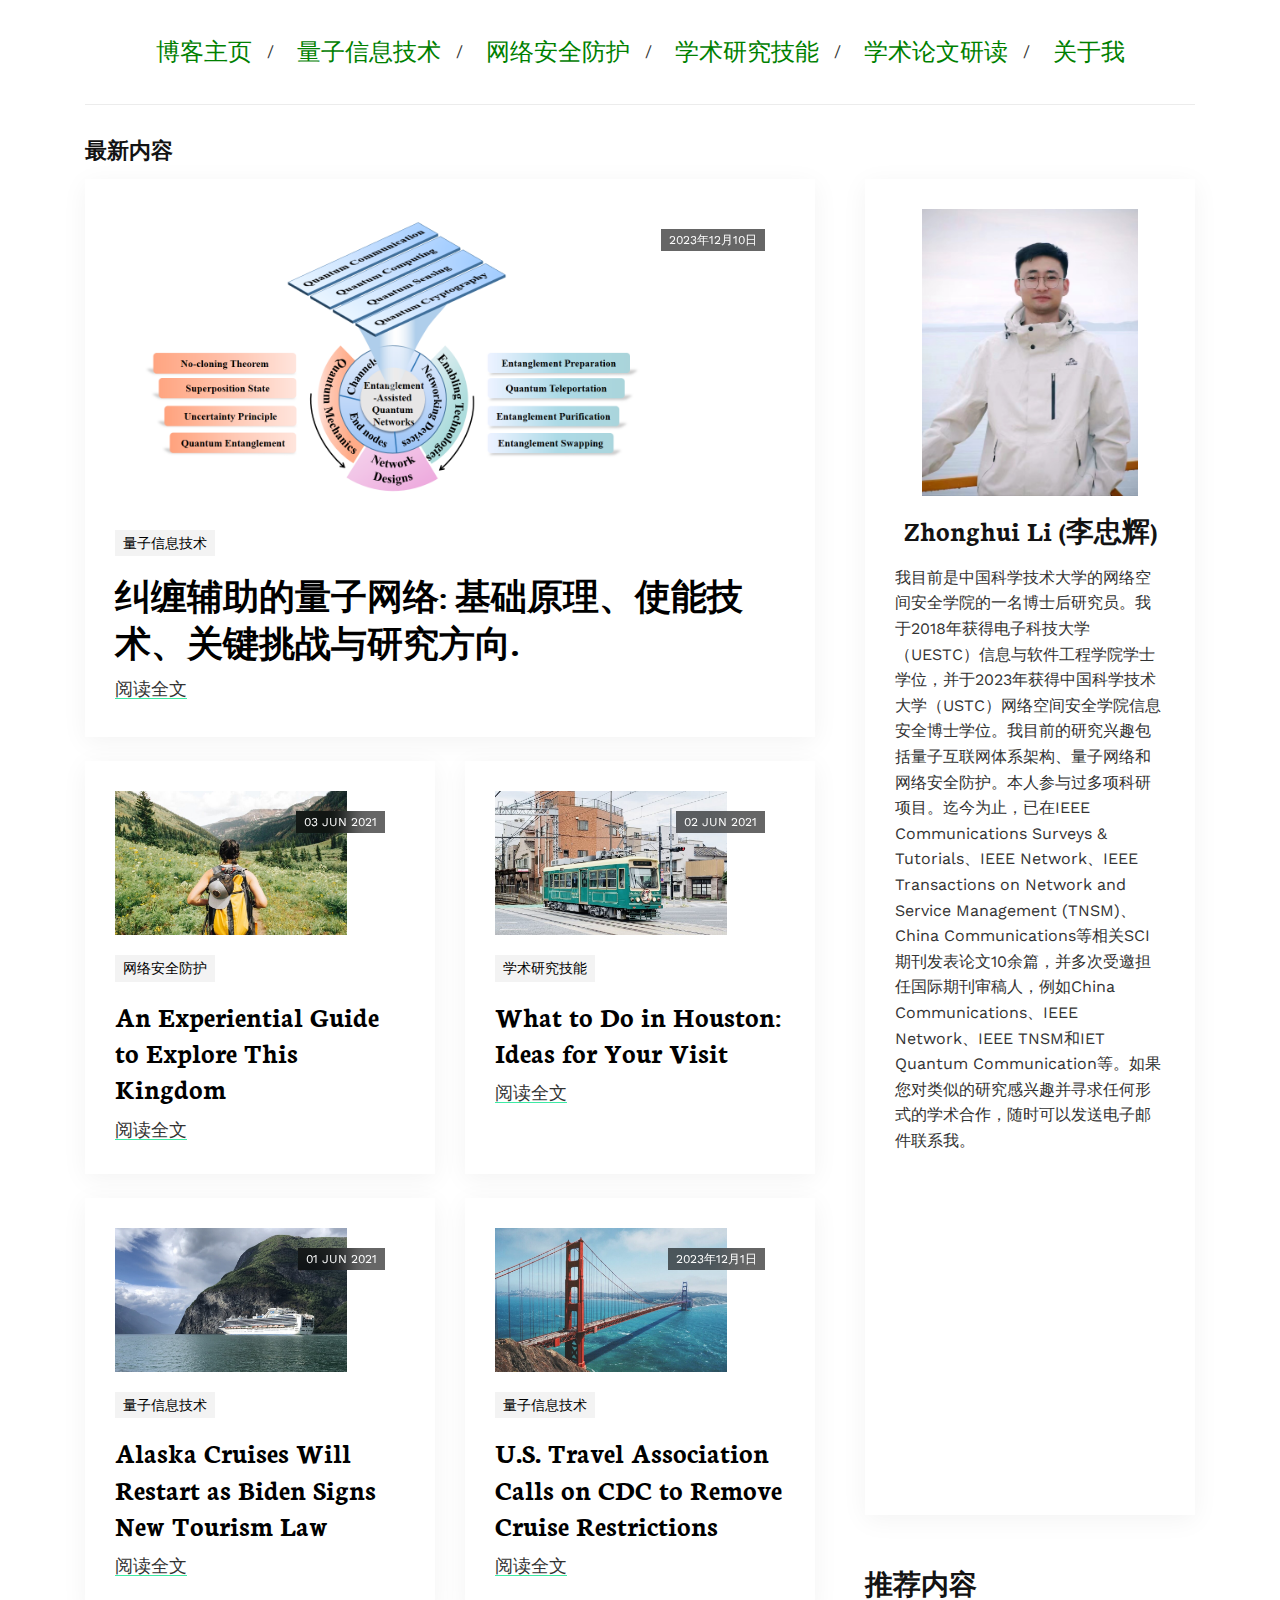
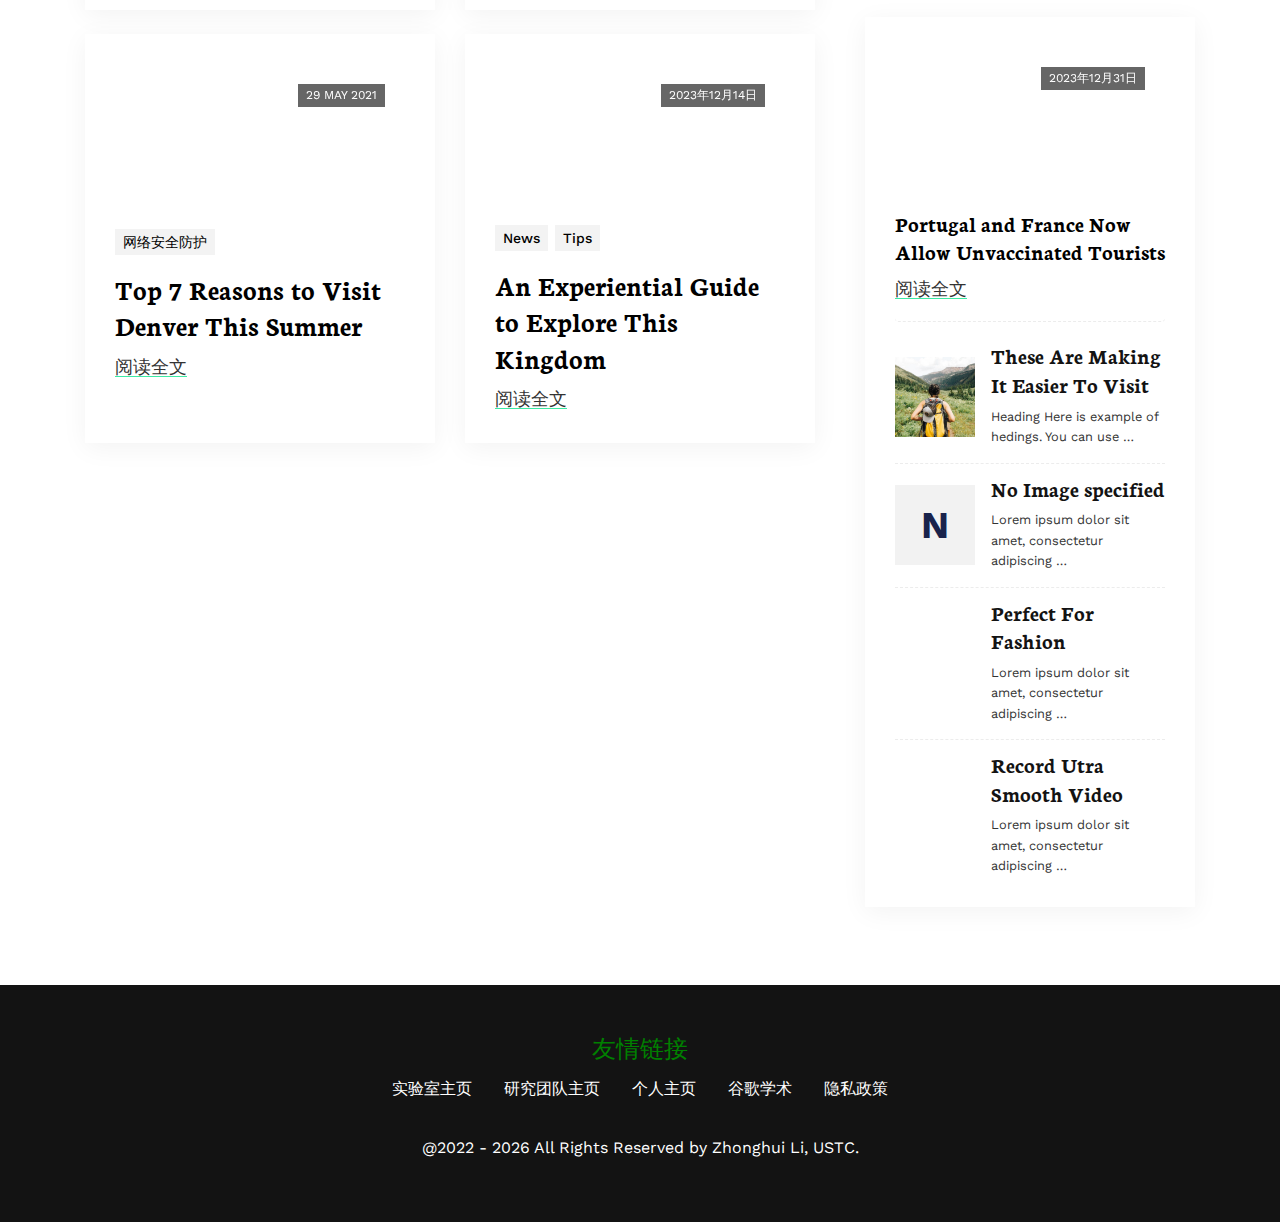
<file: index.html>
<!DOCTYPE html>

<html lang="en-us">

<head>
	<meta charset="utf-8">
	<title>Stone's Blog</title>
	<meta name="viewport" content="width=device-width, initial-scale=1, maximum-scale=5">
	<meta name="description" content="This is meta description">
	<link rel="shortcut icon" href="images/favicon.png" type="image/x-icon">
	<link rel="icon" href="images/favicon.png" type="image/x-icon">
  
  <!-- theme meta -->
  <meta name="theme-name" content="reporter" />

	<!-- # Google Fonts -->
	<link rel="preconnect" href="https://fonts.googleapis.com">
	<link rel="preconnect" href="https://fonts.gstatic.com" crossorigin>
	<link href="https://fonts.googleapis.com/css2?family=Neuton:wght@700&family=Work+Sans:wght@400;500;600;700&display=swap" rel="stylesheet">

	<!-- # CSS Plugins -->
	<link rel="stylesheet" href="plugins/bootstrap/bootstrap.min.css">

	<!-- # Main Style Sheet -->
	<link rel="stylesheet" href="css/style.css">
</head>

<body>

<header class="navigation">
  <div class="container">
    <nav class="navbar navbar-expand-lg navbar-light px-0">
      <div class="collapse navbar-collapse order-lg-2 order-4" id="navigation">
        <ul class="navbar-nav mx-auto mt-3 mt-lg-0">
          <li class="nav-item"> <a class="nav-link" href="index.html"><font size="5", color="green">博客主页</font></a></li> &nbsp; 
          <li class="nav-item"> <a class="nav-link" href="quantum.html"><font size="5", color="green">量子信息技术</font></a></li> &nbsp; 
          <li class="nav-item"> <a class="nav-link" href="security.html"><font size="5", color="green">网络安全防护</font></a></li> &nbsp; 
          <li class="nav-item"> <a class="nav-link" href="research.html"><font size="5", color="green">学术研究技能</font></a></li> &nbsp; 
          <li class="nav-item"> <a class="nav-link" href="paper.html"><font size="5", color="green">学术论文研读</font></a></li> &nbsp; 
          <li class="nav-item"> <a class="nav-link" href="about.html"><font size="5", color="green">关于我</font></a></li>
        </ul>
      </div>
    </nav>
  </div>
</header>

<main>
  <section class="section">
    <div class="container">
      <div class="row no-gutters-lg">
        <div class="col-12">
          <h3 class="section-title">最新内容</h3>
        </div>
        <div class="col-lg-8 mb-5 mb-lg-0">
          <div class="row">
            <div class="col-12 mb-4">
              <article class="card article-card">
                <a href="https://news.ustc.edu.cn/info/1055/84366.htm">
                  <div class="card-image">
                    <div class="post-info"> <span class="text-uppercase">2023年12月10日</span>
                      <!--<span class="text-uppercase">3 minutes read</span>-->
                    </div>
                    <img loading="lazy" decoding="async" src="images/post/Entanglement-QN.png" alt="Post Thumbnail" class="w-100">
                  </div>
                </a>
                <div class="card-body px-0 pb-1">
                  <ul class="post-meta mb-2">
                    <li> <a href="#!">量子信息技术</a>
                    </li>
                  </ul>
                  <h2 class="h1"><a class="post-title" href="article.html">纠缠辅助的量子网络: 基础原理、使能技术、关键挑战与研究方向.</a></h2>
                  <div class="content"> <a class="read-more-btn" href="article.html">阅读全文</a>
                  </div>
                </div>
              </article>
            </div>
            <div class="col-md-6 mb-4">
              <article class="card article-card article-card-sm h-100">
                <a href="article.html">
                  <div class="card-image">
                    <div class="post-info"> <span class="text-uppercase">03 Jun 2021</span>
                      <!--<span class="text-uppercase">2 minutes read</span>-->
                    </div>
                    <img loading="lazy" decoding="async" src="images/post/post-2.jpg" alt="Post Thumbnail" class="w-100">
                  </div>
                </a>
                <div class="card-body px-0 pb-0">
                  <ul class="post-meta mb-2">
                    <li> <a href="#!">网络安全防护</a>
                    </li>
                  </ul>
                  <h2><a class="post-title" href="article.html">An
                      Experiential Guide to Explore This Kingdom</a></h2>
                  <div class="content"> <a class="read-more-btn" href="article.html">阅读全文</a>
                  </div>
                </div>
              </article>
            </div>
            <div class="col-md-6 mb-4">
              <article class="card article-card article-card-sm h-100">
                <a href="article.html">
                  <div class="card-image">
                    <div class="post-info"> <span class="text-uppercase">02 Jun 2021</span>
                     <!-- <span class="text-uppercase">2 minutes read</span> -->
                    </div>
                    <img loading="lazy" decoding="async" src="images/post/ls-2.jpg" alt="Post Thumbnail" class="w-100">
                  </div>
                </a>
                <div class="card-body px-0 pb-0">
                  <ul class="post-meta mb-2">
                    <li> <a href="#!">学术研究技能</a>
                    </li>
                  </ul>
                  <h2><a class="post-title" href="article.html">What
                      to Do in Houston: Ideas for Your Visit</a></h2>
                  <div class="content"> <a class="read-more-btn" href="article.html">阅读全文</a>
                  </div>
                </div>
              </article>
            </div>
            <div class="col-md-6 mb-4">
              <article class="card article-card article-card-sm h-100">
                <a href="article.html">
                  <div class="card-image">
                    <div class="post-info"> <span class="text-uppercase">01 Jun 2021</span>
                    </div>
                    <img loading="lazy" decoding="async" src="images/post/cr-1.jpg" alt="Post Thumbnail" class="w-100">
                  </div>
                </a>
                <div class="card-body px-0 pb-0">
                  <ul class="post-meta mb-2">
                    <li> <a href="#!">量子信息技术</a>
                    </li>
                  </ul>
                  <h2><a class="post-title" href="article.html">Alaska
                      Cruises Will Restart as Biden Signs New Tourism Law</a></h2>
                  <div class="content"> <a class="read-more-btn" href="article.html">阅读全文</a>
                  </div>
                </div>
              </article>
            </div>
            <div class="col-md-6 mb-4">
              <article class="card article-card article-card-sm h-100">
                <a href="article.html">
                  <div class="card-image">
                    <div class="post-info"> <span class="text-uppercase">2023年12月1日</span>
                    </div>
                    <img loading="lazy" decoding="async" src="images/post/cr-2.jpg" alt="Post Thumbnail" class="w-100">
                  </div>
                </a>
                <div class="card-body px-0 pb-0">
                  <ul class="post-meta mb-2">
                    <li> <a href="#!">量子信息技术</a>
                    </li>
                  </ul>
                  <h2><a class="post-title" href="article.html">U.S.
                      Travel Association Calls on CDC to Remove Cruise Restrictions</a></h2>
                  <div class="content"> <a class="read-more-btn" href="article.html">阅读全文</a>
                  </div>
                </div>
              </article>
            </div>
            <div class="col-md-6 mb-4">
              <article class="card article-card article-card-sm h-100">
                <a href="article.html">
                  <div class="card-image">
                    <div class="post-info"> <span class="text-uppercase">29 May 2021</span>
                    </div>
                    <img loading="lazy" decoding="async" src="images/post/post-4.jpg" alt="Post Thumbnail" class="w-100">
                  </div>
                </a>
                <div class="card-body px-0 pb-0">
                  <ul class="post-meta mb-2">
                    <li> <a href="#!">网络安全防护</a>
                    </li>
                  </ul>
                  <h2><a class="post-title" href="article.html">Top 7 Reasons to
                      Visit Denver This Summer</a></h2>
                  <div class="content"> <a class="read-more-btn" href="article.html">阅读全文</a>
                  </div>
                </div>
              </article>
            </div>
            <div class="col-md-6 mb-4">
              <article class="card article-card article-card-sm h-100">
                <a href="article.html">
                  <div class="card-image">
                    <div class="post-info"> <span class="text-uppercase">2023年12月14日</span>
                    </div>
                    <img loading="lazy" decoding="async" src="images/post/post-8.jpg" alt="Post Thumbnail" class="w-100">
                  </div>
                </a>
                <div class="card-body px-0 pb-0">
                  <ul class="post-meta mb-2">
                    <li> <a href="#!">news</a>
                      <a href="#!">tips</a>
                    </li>
                  </ul>
                  <h2><a class="post-title" href="article.html">An Experiential
                      Guide to Explore This Kingdom</a></h2>
                  <div class="content"> <a class="read-more-btn" href="article.html">阅读全文</a>
                  </div>
                </div>
              </article>
            </div>
            <div class="col-12">
              <div class="row">
                <div class="col-12">
                  <nav class="mt-4">
                    <!-- pagination -->
                    <nav class="mb-md-50">
                    </nav>
                  </nav>
                </div>
              </div>
            </div>
          </div>
        </div>
<div class="col-lg-4">
  <div class="widget-blocks">
    <div class="row">
      <div class="col-lg-12">
        <div class="widget">
          <div class="widget-body">
            <p style="text-align:center;"><img loading="lazy" decoding="async" src="images/lzh.jpg" alt="About Me" height="500" width="270" ></p>
            <h2 class="widget-title my-3" style="text-align:center;">Zhonghui Li (李忠辉)</h2>
            <p class="mb-3 pb-2">我目前是中国科学技术大学的网络空间安全学院的一名博士后研究员。我于2018年获得电子科技大学（UESTC）信息与软件工程学院学士学位，并于2023年获得中国科学技术大学（USTC）网络空间安全学院信息安全博士学位。我目前的研究兴趣包括量子互联网体系架构、量子网络和网络安全防护。本人参与过多项科研项目。迄今为止，已在IEEE Communications Surveys & Tutorials、IEEE Network、IEEE Transactions on Network and Service Management (TNSM)、China Communications等相关SCI期刊发表论文10余篇，并多次受邀担任国际期刊审稿人，例如China Communications、IEEE Network、IEEE TNSM和IET Quantum Communication等。如果您对类似的研究感兴趣并寻求任何形式的学术合作，随时可以发送电子邮件联系我。</p> 
            <iframe src="https://www.google.com/maps/embed?pb=!1m18!1m12!1m3!1d3390.053555532712!2d117.12613971137061!3d31.82353453199295!2m3!1f0!2f0!3f0!3m2!1i1024!2i768!4f13.1!3m3!1m2!1s0x35cc9fa0e62d3a27%3A0x38ca54c11bb4ed5a!2z5Lit5Zu956eR5oqA5aSn5a2m6auY5paw5Yy65qCh5Yy6!5e0!3m2!1szh-CN!2ssg!4v1702368816032!5m2!1szh-CN!2ssg" width="300" height="300" style="border:0;" allowfullscreen="" loading="lazy" referrerpolicy="no-referrer-when-downgrade"></iframe>
         </div>
        </div>
      </div>
      <div class="col-lg-12 col-md-6">
        <div class="widget">
          <h2 class="section-title mb-3">推荐内容</h2>
          <div class="widget-body">
            <div class="widget-list">
              <article class="card mb-4">
                <div class="card-image">
                  <div class="post-info"> <span class="text-uppercase">2023年12月31日</span>
                  </div>
                  <img loading="lazy" decoding="async" src="images/post/post-9.jpg" alt="Post Thumbnail" class="w-100">
                </div>
                <div class="card-body px-0 pb-1">
                  <h3><a class="post-title post-title-sm"
                      href="https://news.ustc.edu.cn/info/1055/84366.htm">Portugal and France Now
                      Allow Unvaccinated Tourists</a></h3>
                  <div class="content"> <a class="read-more-btn" href="article.html">阅读全文</a>
                  </div>
                </div>
              </article>
              <a class="media align-items-center" href="article.html">
                <img loading="lazy" decoding="async" src="images/post/post-2.jpg" alt="Post Thumbnail" class="w-100">
                <div class="media-body ml-3">
                  <h3 style="margin-top:-5px">These Are Making It Easier To Visit</h3>
                  <p class="mb-0 small">Heading Here is example of hedings. You can use …</p>
                </div>
              </a>
              <a class="media align-items-center" href="article.html"> <span class="image-fallback image-fallback-xs">No Image Specified</span>
                <div class="media-body ml-3">
                  <h3 style="margin-top:-5px">No Image specified</h3>
                  <p class="mb-0 small">Lorem ipsum dolor sit amet, consectetur adipiscing …</p>
                </div>
              </a>
              <a class="media align-items-center" href="article.html">
                <img loading="lazy" decoding="async" src="images/post/post-5.jpg" alt="Post Thumbnail" class="w-100">
                <div class="media-body ml-3">
                  <h3 style="margin-top:-5px">Perfect For Fashion</h3>
                  <p class="mb-0 small">Lorem ipsum dolor sit amet, consectetur adipiscing …</p>
                </div>
              </a>
              <a class="media align-items-center" href="article.html">
                <img loading="lazy" decoding="async" src="images/post/post-9.jpg" alt="Post Thumbnail" class="w-100">
                <div class="media-body ml-3">
                  <h3 style="margin-top:-5px">Record Utra Smooth Video</h3>
                  <p class="mb-0 small">Lorem ipsum dolor sit amet, consectetur adipiscing …</p>
                </div>
              </a>
            </div>
          </div>
        </div>
      </div>
    </div>
  </div>
</div>
      </div>
    </div>
  </section>
</main>

<footer class="bg-dark mt-5">
  <div class="container section">
    <div class="row">
      <div class="col-lg-10 mx-auto text-center">
        <font size="5", color="green">友情链接</font>
        <ul class="p-0 d-flex navbar-footer mb-0 list-unstyled">
          <li class="nav-item my-0"> <a class="nav-link" href="https://if.ustc.edu.cn/index.php">实验室主页</a></li>
          <li class="nav-item my-0"> <a class="nav-link" href="https://qnlab-ustc.com/">研究团队主页</a></li>
          <li class="nav-item my-0"> <a class="nav-link" href="https://lzhstone95.github.io/Homepage/">个人主页</a></li>
          <li class="nav-item my-0"> <a class="nav-link" href="https://scholar.google.com.hk/citations?user=jzhsFoMAAAAJ&hl=zh-CN">谷歌学术</a></li>
          <li class="nav-item my-0"> <a class="nav-link" href="privacy-policy.html">隐私政策</a></li>
        </ul> 
        <br>
        <p style="text-align: center;color:white;" >@2022 - <script type="text/javascript">document.write((new Date()).getFullYear());</script> All Rights Reserved by Zhonghui Li, USTC.</p>
      </div>
    </div>
  </div>
</footer>


<!-- # JS Plugins -->
<script src="plugins/jquery/jquery.min.js"></script>
<script src="plugins/bootstrap/bootstrap.min.js"></script>

<!-- Main Script -->
<script src="js/script.js"></script>

</body>
</html>
</file>
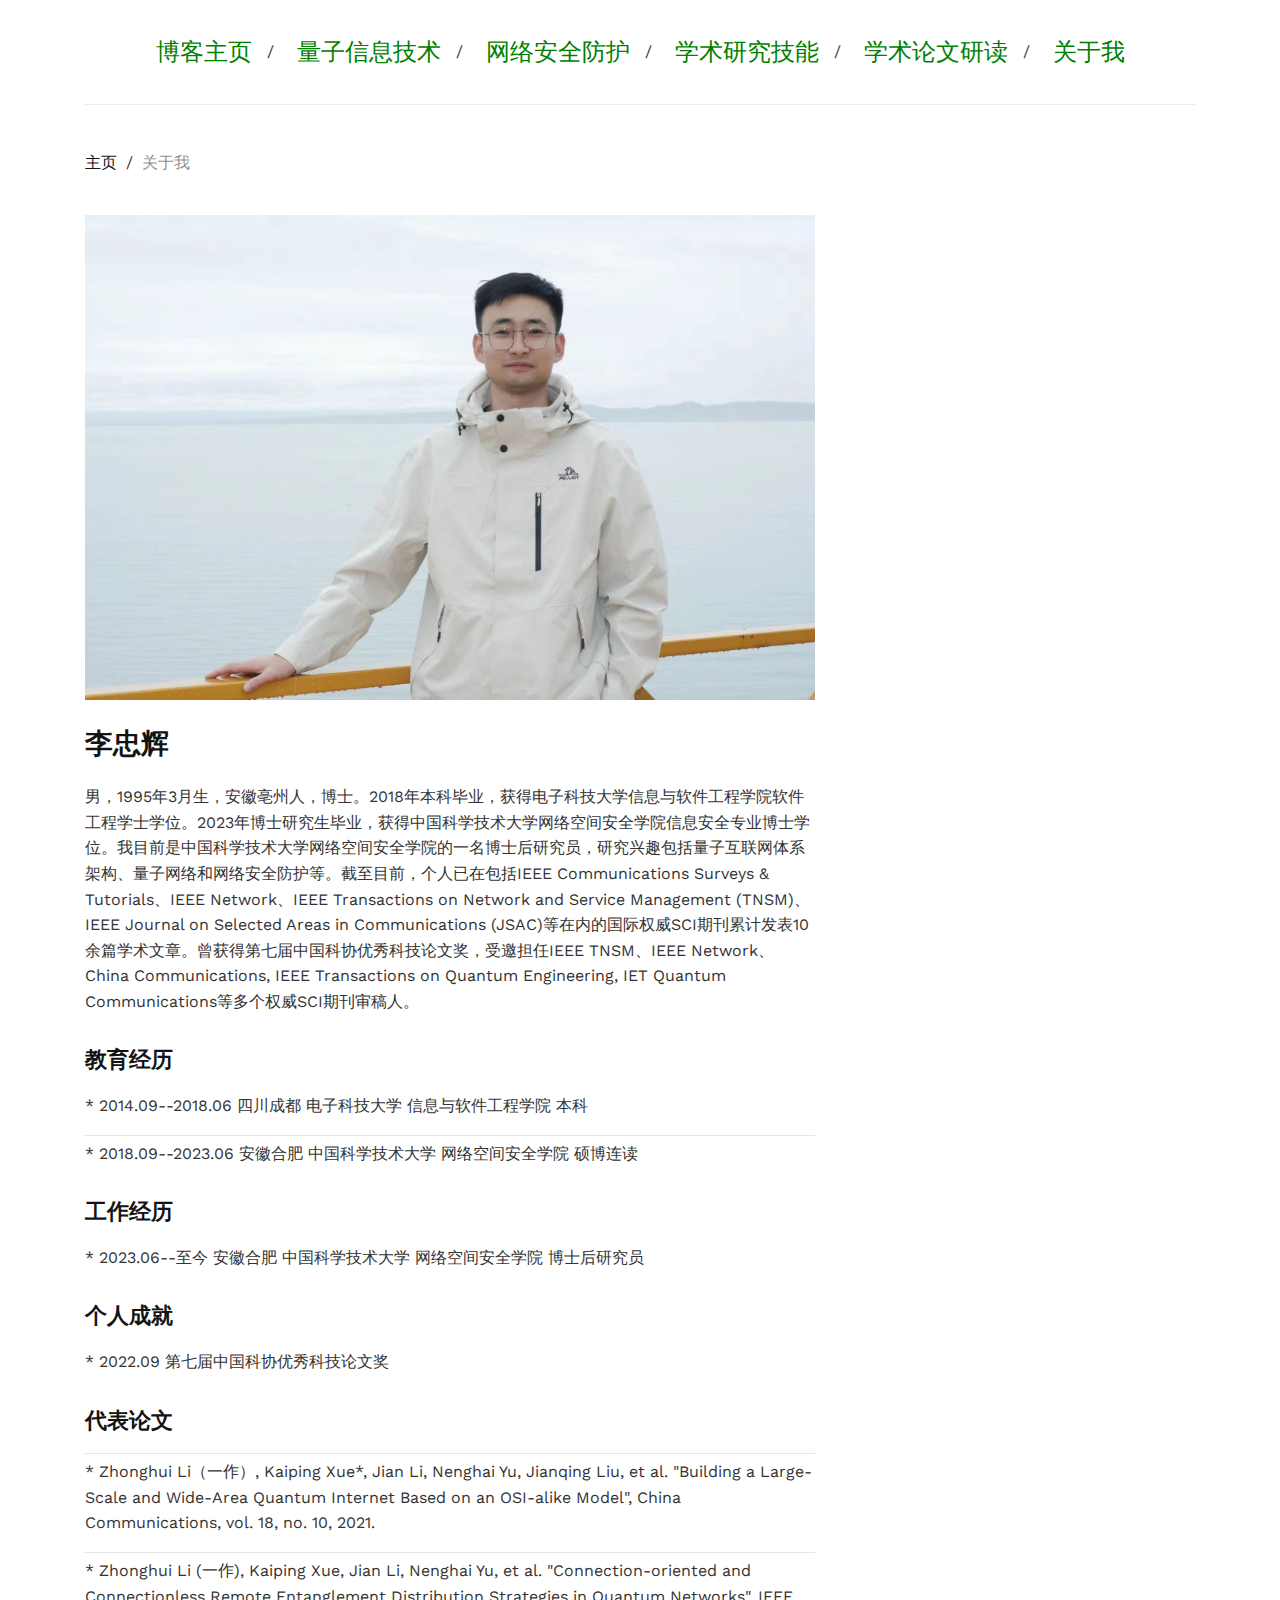
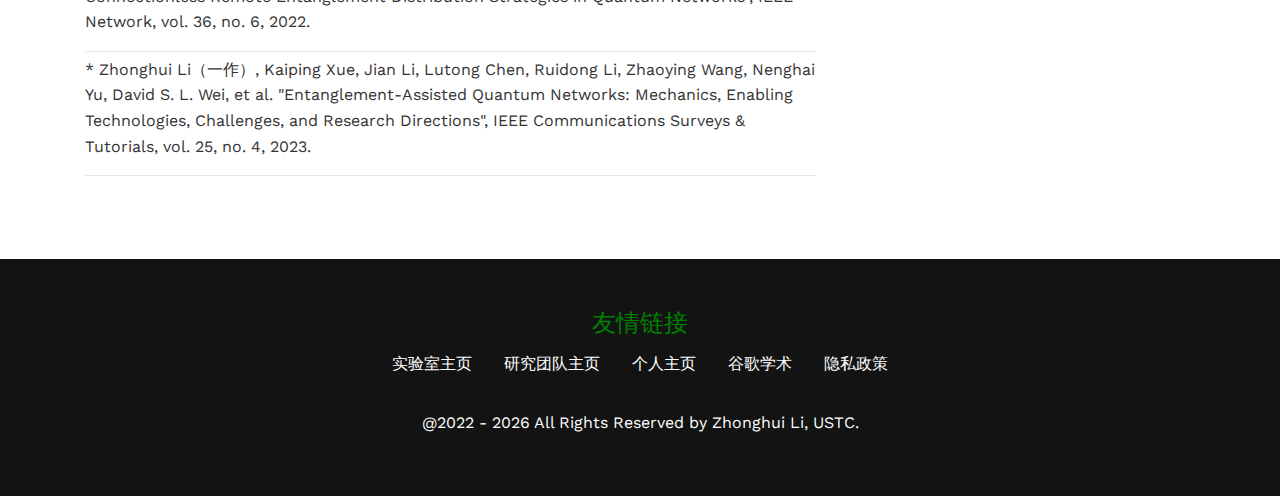
<file: about.html>
<!DOCTYPE html>

<html lang="en-us">

<head>
	<meta charset="utf-8">
	<title>Stone's Blog</title>
	<meta name="viewport" content="width=device-width, initial-scale=1, maximum-scale=5">
	<meta name="description" content="This is meta description">
	<link rel="shortcut icon" href="images/favicon.png" type="image/x-icon">
	<link rel="icon" href="images/favicon.png" type="image/x-icon">

	<!-- # Google Fonts -->
	<link rel="preconnect" href="https://fonts.googleapis.com">
	<link rel="preconnect" href="https://fonts.gstatic.com" crossorigin>
	<link href="https://fonts.googleapis.com/css2?family=Neuton:wght@700&family=Work+Sans:wght@400;500;600;700&display=swap" rel="stylesheet">

	<!-- # CSS Plugins -->
	<link rel="stylesheet" href="plugins/bootstrap/bootstrap.min.css">

	<!-- # Main Style Sheet -->
	<link rel="stylesheet" href="css/style.css">
</head>

<body>

<header class="navigation">
	<div class="container">
		<nav class="navbar navbar-expand-lg navbar-light px-0">
		<div class="collapse navbar-collapse order-lg-2 order-4" id="navigation">
			<ul class="navbar-nav mx-auto mt-3 mt-lg-0">
			<li class="nav-item"> <a class="nav-link" href="index.html"><font size="5", color="green">博客主页</font></a></li> &nbsp; 
			<li class="nav-item"> <a class="nav-link" href="quantum.html"><font size="5", color="green">量子信息技术</font></a></li> &nbsp; 
			<li class="nav-item"> <a class="nav-link" href="security.html"><font size="5", color="green">网络安全防护</font></a></li> &nbsp; 
			<li class="nav-item"> <a class="nav-link" href="research.html"><font size="5", color="green">学术研究技能</font></a></li> &nbsp; 
			<li class="nav-item"> <a class="nav-link" href="paper.html"><font size="5", color="green">学术论文研读</font></a></li> &nbsp; 
			<li class="nav-item"> <a class="nav-link" href="about.html"><font size="5", color="green">关于我</font></a></li>
			</ul>
		</div>
		</nav>
	</div>
</header>

<main>
	<section class="section">
		<div class="container">
			<div class="row">
				<div class="col-lg-8 ">
					<div class="breadcrumbs mb-4"> <a href="index.html">主页</a>
						<span class="mx-1">/</span>  <a href="about.html">关于我</a>
					</div>
				</div>
				<div class="col-lg-8 mx-auto mb-5 mb-lg-0">
					<img loading="lazy" decoding="async" src="images/lzh1.jpg" class="img-fluid w-100 mb-4" alt="Author Image">
					<h2 class="mb-4">李忠辉</h2>
					<div class="content">
						<p>男，1995年3月生，安徽亳州人，博士。2018年本科毕业，获得电子科技大学信息与软件工程学院软件工程学士学位。2023年博士研究生毕业，获得中国科学技术大学网络空间安全学院信息安全专业博士学位。我目前是中国科学技术大学网络空间安全学院的一名博士后研究员，研究兴趣包括量子互联网体系架构、量子网络和网络安全防护等。截至目前，个人已在包括IEEE Communications Surveys & Tutorials、IEEE Network、IEEE Transactions on Network and Service Management (TNSM)、IEEE Journal on Selected Areas in Communications (JSAC)等在内的国际权威SCI期刊累计发表10余篇学术文章。曾获得第七届中国科协优秀科技论文奖，受邀担任IEEE TNSM、IEEE Network、China Communications, IEEE Transactions on Quantum Engineering, IET Quantum Communications等多个权威SCI期刊审稿人。</p>
						<h3>教育经历</h3>
							<p>* 2014.09--2018.06 四川成都 电子科技大学 信息与软件工程学院 本科</p>
							<hr>
							<p>* 2018.09--2023.06 安徽合肥 中国科学技术大学 网络空间安全学院 硕博连读</p>
						<h3>工作经历</h3>
							<p>* 2023.06--至今 安徽合肥 中国科学技术大学 网络空间安全学院 博士后研究员</p>
						<h3>个人成就</h3>
							<p>* 2022.09 第七届中国科协优秀科技论文奖</p>
						<h3>代表论文</h3>
							<hr>
							<p>* Zhonghui Li（一作）, Kaiping Xue*, Jian Li, Nenghai Yu, Jianqing Liu, et al. "Building a Large-Scale and Wide-Area Quantum Internet Based on an OSI-alike Model", China Communications, vol. 18, no. 10, 2021.</p>
							<hr>
							<p>* Zhonghui Li (一作), Kaiping Xue, Jian Li, Nenghai Yu, et al. "Connection-oriented and Connectionless Remote Entanglement Distribution Strategies in Quantum Networks", IEEE Network, vol. 36, no. 6, 2022. </p>
							<hr>
							<p>* Zhonghui Li（一作）, Kaiping Xue, Jian Li, Lutong Chen, Ruidong Li, Zhaoying Wang, Nenghai Yu, David S. L. Wei, et al. "Entanglement-Assisted Quantum Networks: Mechanics, Enabling Technologies, Challenges, and Research Directions", IEEE Communications Surveys & Tutorials, vol. 25, no. 4, 2023. </p>
							<hr>
					</div>
				</div>
        <div class="col-lg-4">
</div>
			</div>
		</div>
	</section>
</main>

<footer class="bg-dark mt-5">
  <div class="container section">
    <div class="row">
      <div class="col-lg-10 mx-auto text-center">
        <font size="5", color="green">友情链接</font>
        <ul class="p-0 d-flex navbar-footer mb-0 list-unstyled">   
          <li class="nav-item my-0"> <a class="nav-link" href="https://if.ustc.edu.cn/index.php">实验室主页</a></li>
          <li class="nav-item my-0"> <a class="nav-link" href="https://qnlab-ustc.com/">研究团队主页</a></li>
          <li class="nav-item my-0"> <a class="nav-link" href="https://lzhstone95.github.io/Homepage/">个人主页</a></li>
          <li class="nav-item my-0"> <a class="nav-link" href="https://scholar.google.com.hk/citations?user=jzhsFoMAAAAJ&hl=zh-CN">谷歌学术</a></li>
          <li class="nav-item my-0"> <a class="nav-link" href="privacy-policy.html">隐私政策</a></li>
        </ul>
		<br>
        <p style="text-align: center;color:white;" >@2022 - <script type="text/javascript">document.write((new Date()).getFullYear());</script> All Rights Reserved by Zhonghui Li, USTC.</p>
      </div>
    </div>
  </div>
</footer>


<!-- # JS Plugins -->
<script src="plugins/jquery/jquery.min.js"></script>
<script src="plugins/bootstrap/bootstrap.min.js"></script>

<!-- Main Script -->
<script src="js/script.js"></script>

</body>
</html>
</file>
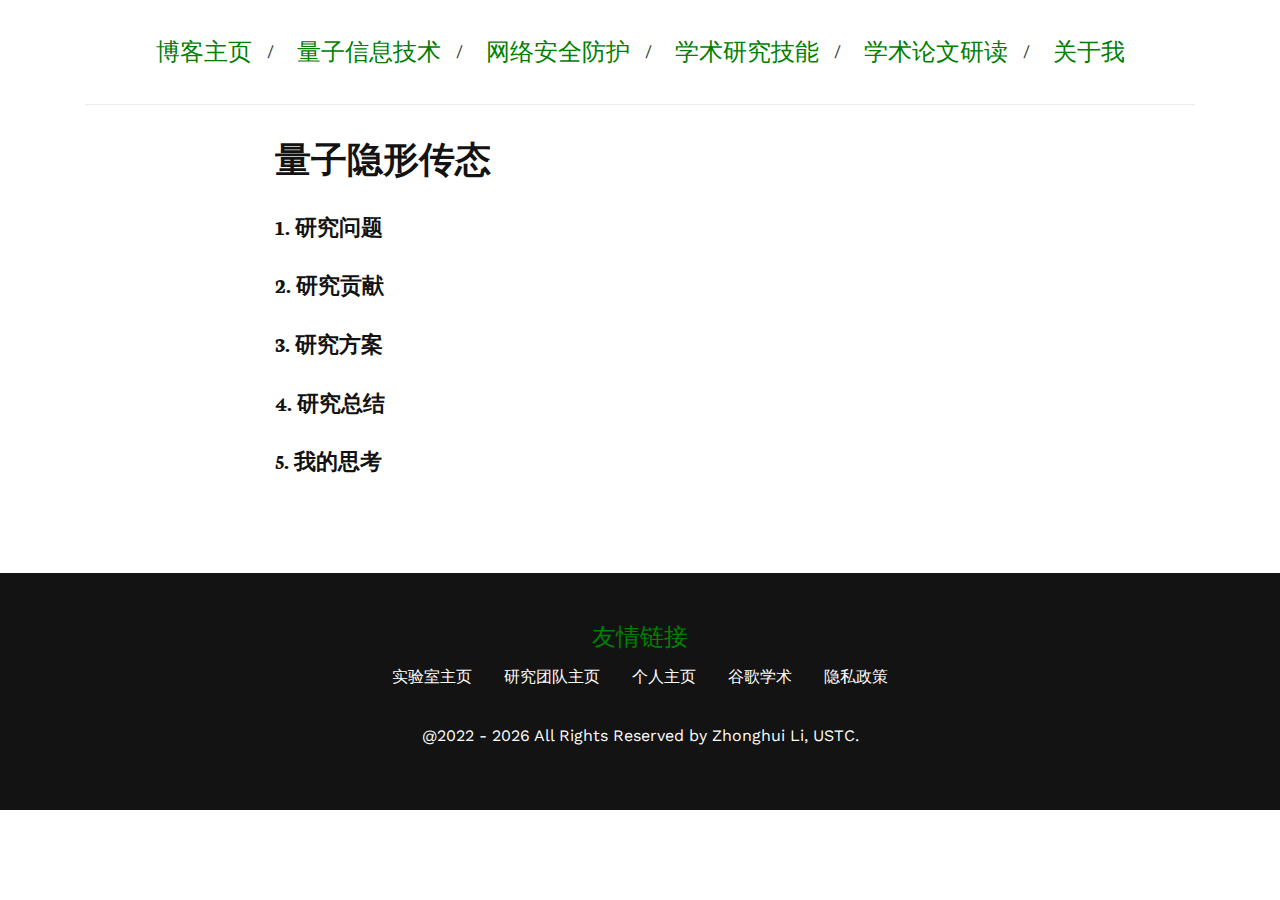
<file: article.html>
<!DOCTYPE html>

<html lang="en-us">

<head>
	<meta charset="utf-8">
	<title>Stone's Blog</title>
	<meta name="viewport" content="width=device-width, initial-scale=1, maximum-scale=5">
	<meta name="description" content="This is meta description">
	<link rel="shortcut icon" href="images/favicon.png" type="image/x-icon">
	<link rel="icon" href="images/favicon.png" type="image/x-icon">

	<!-- # Google Fonts -->
	<link rel="preconnect" href="https://fonts.googleapis.com">
	<link rel="preconnect" href="https://fonts.gstatic.com" crossorigin>
	<link href="https://fonts.googleapis.com/css2?family=Neuton:wght@700&family=Work+Sans:wght@400;500;600;700&display=swap" rel="stylesheet">

	<!-- # CSS Plugins -->
	<link rel="stylesheet" href="plugins/bootstrap/bootstrap.min.css">

	<!-- # Main Style Sheet -->
	<link rel="stylesheet" href="css/style.css">
</head>

<body>

  <header class="navigation">
    <div class="container">
      <nav class="navbar navbar-expand-lg navbar-light px-0">
        <div class="collapse navbar-collapse order-lg-2 order-4" id="navigation">
          <ul class="navbar-nav mx-auto mt-3 mt-lg-0">
            <li class="nav-item"> <a class="nav-link" href="index.html"><font size="5", color="green">博客主页</font></a></li> &nbsp; 
            <li class="nav-item"> <a class="nav-link" href="quantum.html"><font size="5", color="green">量子信息技术</font></a></li> &nbsp; 
            <li class="nav-item"> <a class="nav-link" href="security.html"><font size="5", color="green">网络安全防护</font></a></li> &nbsp; 
            <li class="nav-item"> <a class="nav-link" href="research.html"><font size="5", color="green">学术研究技能</font></a></li> &nbsp; 
            <li class="nav-item"> <a class="nav-link" href="paper.html"><font size="5", color="green">学术论文研读</font></a></li> &nbsp; 
            <li class="nav-item"> <a class="nav-link" href="about.html"><font size="5", color="green">关于我</font></a></li>
          </ul>
        </div>
      </nav>
    </div>
  </header>

<main>
	<section class="section">
		<div class="container">
			<div class="row">
				<div class="col-lg-8 mx-auto mb-5 mb-lg-0">
					<h1 class="mb-4">量子隐形传态</h1>
					<div class="content">
						<h3>1. 研究问题</h3>
						
						<h3>2. 研究贡献</h3>
            
            <h3>3. 研究方案</h3>
            
						<h3>4. 研究总结</h3>
						
						<h3>5. 我的思考</h3>
					
					</div>
				</div>
			</div>
		</div>
	</section>
</main>

<footer class="bg-dark mt-5">
  <div class="container section">
    <div class="row">
      <div class="col-lg-10 mx-auto text-center">
        <font size="5", color="green">友情链接</font>
        <ul class="p-0 d-flex navbar-footer mb-0 list-unstyled">   
          <li class="nav-item my-0"> <a class="nav-link" href="https://if.ustc.edu.cn/index.php">实验室主页</a></li>
          <li class="nav-item my-0"> <a class="nav-link" href="https://qnlab-ustc.com/">研究团队主页</a></li>
          <li class="nav-item my-0"> <a class="nav-link" href="https://lzhstone95.github.io/Homepage/">个人主页</a></li>
          <li class="nav-item my-0"> <a class="nav-link" href="https://scholar.google.com.hk/citations?user=jzhsFoMAAAAJ&hl=zh-CN">谷歌学术</a></li>
          <li class="nav-item my-0"> <a class="nav-link" href="privacy-policy.html">隐私政策</a></li>
        </ul>
        <br>
        <p style="text-align: center;color:white;" >@2022 - <script type="text/javascript">document.write((new Date()).getFullYear());</script> All Rights Reserved by Zhonghui Li, USTC.</p>
      </div>
    </div>
  </div>
</footer>


<!-- # JS Plugins -->
<script src="plugins/jquery/jquery.min.js"></script>
<script src="plugins/bootstrap/bootstrap.min.js"></script>

<!-- Main Script -->
<script src="js/script.js"></script>

</body>
</html>
</file>
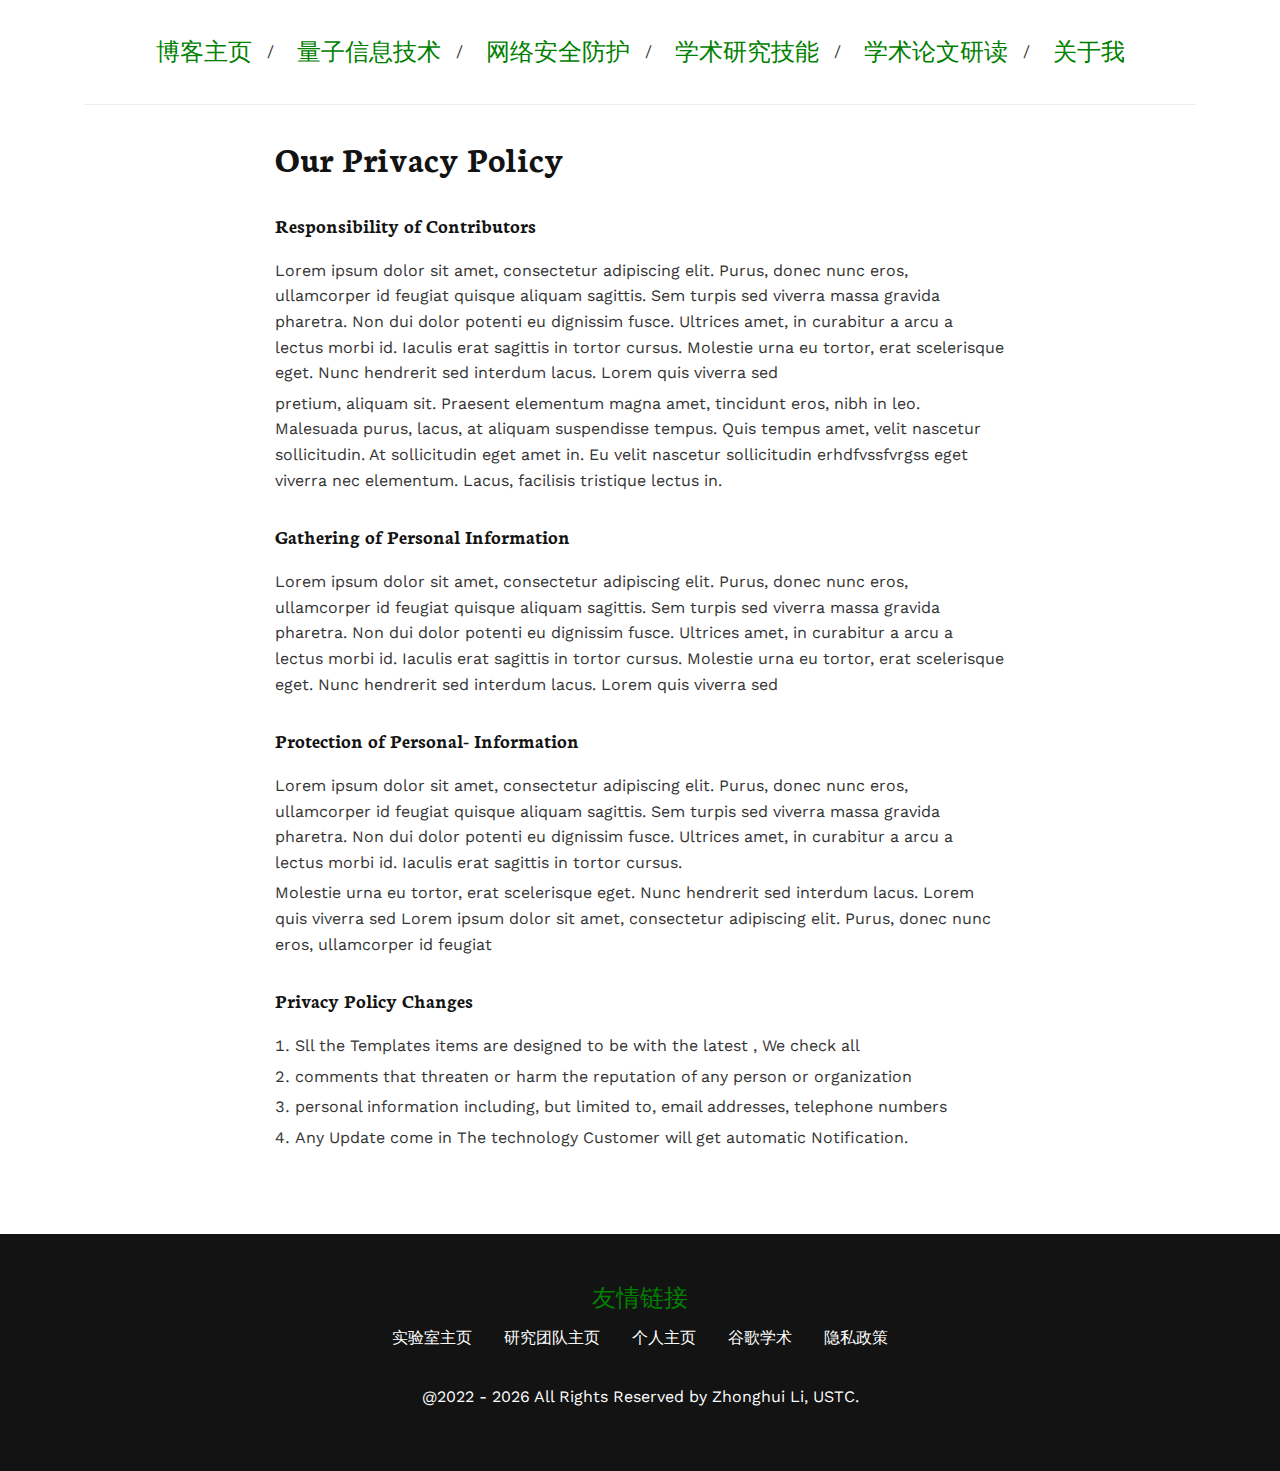
<file: privacy-policy.html>
<!DOCTYPE html>

<html lang="en-us">

<head>
	<meta charset="utf-8">
	<title>Stone's Blog</title>
	<meta name="viewport" content="width=device-width, initial-scale=1, maximum-scale=5">
	<meta name="description" content="This is meta description">
	<link rel="shortcut icon" href="images/favicon.png" type="image/x-icon">
	<link rel="icon" href="images/favicon.png" type="image/x-icon">

	<!-- # Google Fonts -->
	<link rel="preconnect" href="https://fonts.googleapis.com">
	<link rel="preconnect" href="https://fonts.gstatic.com" crossorigin>
	<link href="https://fonts.googleapis.com/css2?family=Neuton:wght@700&family=Work+Sans:wght@400;500;600;700&display=swap" rel="stylesheet">

	<!-- # CSS Plugins -->
	<link rel="stylesheet" href="plugins/bootstrap/bootstrap.min.css">

	<!-- # Main Style Sheet -->
	<link rel="stylesheet" href="css/style.css">
</head>

<body>

	<header class="navigation">
		<div class="container">
		  <nav class="navbar navbar-expand-lg navbar-light px-0">
			<div class="collapse navbar-collapse order-lg-2 order-4" id="navigation">
			  <ul class="navbar-nav mx-auto mt-3 mt-lg-0">
				<li class="nav-item"> <a class="nav-link" href="index.html"><font size="5", color="green">博客主页</font></a></li> &nbsp; 
				<li class="nav-item"> <a class="nav-link" href="quantum.html"><font size="5", color="green">量子信息技术</font></a></li> &nbsp; 
				<li class="nav-item"> <a class="nav-link" href="security.html"><font size="5", color="green">网络安全防护</font></a></li> &nbsp; 
				<li class="nav-item"> <a class="nav-link" href="research.html"><font size="5", color="green">学术研究技能</font></a></li> &nbsp; 
				<li class="nav-item"> <a class="nav-link" href="paper.html"><font size="5", color="green">学术论文研读</font></a></li> &nbsp; 
				<li class="nav-item"> <a class="nav-link" href="about.html"><font size="5", color="green">关于我</font></a></li>
			  </ul>
			</div>
		  </nav>
		</div>
	  </header>

<main>
	<section class="section">
		<div class="container">
			<div class="row">
				<div class="col-lg-8 mx-auto mb-5 mb-lg-0">
					<h1 class="mb-4">Our Privacy Policy</h1>
					<div class="content">
						<h4 id="responsibility-of-contributors">Responsibility of Contributors</h4>
						<p>Lorem ipsum dolor sit amet, consectetur adipiscing elit. Purus, donec nunc eros, ullamcorper id feugiat quisque aliquam sagittis. Sem turpis sed viverra massa gravida pharetra. Non dui dolor potenti eu dignissim fusce. Ultrices amet, in curabitur a arcu a lectus morbi id. Iaculis erat sagittis in tortor cursus. Molestie urna eu tortor, erat scelerisque eget. Nunc hendrerit sed interdum lacus. Lorem quis viverra sed</p>
						<p>pretium, aliquam sit. Praesent elementum magna amet, tincidunt eros, nibh in leo. Malesuada purus, lacus, at aliquam suspendisse tempus. Quis tempus amet, velit nascetur sollicitudin. At sollicitudin eget amet in. Eu velit nascetur sollicitudin erhdfvssfvrgss eget viverra nec elementum. Lacus, facilisis tristique lectus in.</p>
						<h4 id="gathering-of-personal-information">Gathering of Personal Information</h4>
						<p>Lorem ipsum dolor sit amet, consectetur adipiscing elit. Purus, donec nunc eros, ullamcorper id feugiat quisque aliquam sagittis. Sem turpis sed viverra massa gravida pharetra. Non dui dolor potenti eu dignissim fusce. Ultrices amet, in curabitur a arcu a lectus morbi id. Iaculis erat sagittis in tortor cursus. Molestie urna eu tortor, erat scelerisque eget. Nunc hendrerit sed interdum lacus. Lorem quis viverra sed</p>
						<h4 id="protection-of--personal--information">Protection of Personal- Information</h4>
						<p>Lorem ipsum dolor sit amet, consectetur adipiscing elit. Purus, donec nunc eros, ullamcorper id feugiat quisque aliquam sagittis. Sem turpis sed viverra massa gravida pharetra. Non dui dolor potenti eu dignissim fusce. Ultrices amet, in curabitur a arcu a lectus morbi id. Iaculis erat sagittis in tortor cursus.</p>
						<p>Molestie urna eu tortor, erat scelerisque eget. Nunc hendrerit sed interdum lacus. Lorem quis viverra sed Lorem ipsum dolor sit amet, consectetur adipiscing elit. Purus, donec nunc eros, ullamcorper id feugiat</p>
						<h4 id="privacy-policy-changes">Privacy Policy Changes</h4>
						<ol>
							<li>Sll the Templates items are designed to be with the latest , We check all</li>
							<li>comments that threaten or harm the reputation of any person or organization</li>
							<li>personal information including, but limited to, email addresses, telephone numbers</li>
							<li>Any Update come in The technology Customer will get automatic Notification.</li>
						</ol>
					</div>
				</div>
			</div>
		</div>
	</section>
</main>

<footer class="bg-dark mt-5">
  <div class="container section">
    <div class="row">
      <div class="col-lg-10 mx-auto text-center">
        <font size="5", color="green">友情链接</font>
        <ul class="p-0 d-flex navbar-footer mb-0 list-unstyled">   
          <li class="nav-item my-0"> <a class="nav-link" href="https://if.ustc.edu.cn/index.php">实验室主页</a></li>
          <li class="nav-item my-0"> <a class="nav-link" href="https://qnlab-ustc.com/">研究团队主页</a></li>
          <li class="nav-item my-0"> <a class="nav-link" href="https://lzhstone95.github.io/Homepage/">个人主页</a></li>
          <li class="nav-item my-0"> <a class="nav-link" href="https://scholar.google.com.hk/citations?user=jzhsFoMAAAAJ&hl=zh-CN">谷歌学术</a></li>
          <li class="nav-item my-0"> <a class="nav-link" href="privacy-policy.html">隐私政策</a></li>
        </ul>
		<br>
        <p style="text-align: center;color:white;" >@2022 - <script type="text/javascript">document.write((new Date()).getFullYear());</script> All Rights Reserved by Zhonghui Li, USTC.</p>
      </div>
    </div>
  </div>
</footer>


<!-- # JS Plugins -->
<script src="plugins/jquery/jquery.min.js"></script>
<script src="plugins/bootstrap/bootstrap.min.js"></script>

<!-- Main Script -->
<script src="js/script.js"></script>

</body>
</html>
</file>
<file: css/style.css>
/**
 * WEBSITE: https://themefisher.com
 * TWITTER: https://twitter.com/themefisher
 * FACEBOOK: https://www.facebook.com/themefisher
 * GITHUB: https://github.com/themefisher/
 */

/*  typography */
body {
  line-height: 1.6;
  font-family: "Work Sans", sans-serif;
  -webkit-font-smoothing: antialiased;
  font-size: 16px;
  color: #333;
}

p {
  font-weight: 400;
  color: #333;
  font-size: 16px;
  line-height: 1.6;
  font-family: "Work Sans", sans-serif;
}

h1, h2, h3, h4, h5, h6, .h1, .h2, .h3, .h4, .h5, .h6 {
  color: #131313;
  font-family: "Neuton", serif;
  font-weight: 700;
  line-height: 1.3;
}

h1, .h1 {
  font-size: 36px;
}
@media (max-width: 991px) {
  h1, .h1 {
    font-size: 30px;
  }
}
@media (max-width: 767px) {
  h1, .h1 {
    font-size: 26px;
  }
}

h2, .h2 {
  font-size: 28px;
}
@media (max-width: 767px) {
  h2, .h2 {
    font-size: 24px;
  }
}

h3, .h3 {
  font-size: 22px;
}
@media (max-width: 767px) {
  h3, .h3 {
    font-size: 20px;
  }
}

h4, .h4 {
  font-size: 20px;
}

h5, .h5 {
  font-size: 16px;
}

h6, .h6 {
  font-size: 14px;
}

/* Button style */
.btn {
  font-family: "Work Sans", sans-serif;
  font-weight: 500;
  text-transform: capitalize;
  padding: 10px 25px;
  border-radius: 0;
  border: 1px solid;
  position: relative;
  z-index: 1;
  transition: 0.2s ease;
}
.btn:hover, .btn:active, .btn.active .btn:focus, .btn.focus {
  outline: 0;
  box-shadow: none !important;
}

.btn-primary {
  background: #13AE6F;
  color: #fff;
  border-color: #13AE6F;
}
.btn-primary:hover, .btn-primary:active, .btn-primary.active .btn-primary:focus, .btn-primary.focus {
  background: #13AE6F !important;
  border-color: #13AE6F !important;
}

.btn-outline-primary {
  background: transparent;
  color: #13AE6F;
  border-color: #13AE6F;
}
.btn-outline-primary:hover, .btn-outline-primary:active, .btn-outline-primary.active .btn-outline-primary:focus, .btn-outline-primary.focus {
  background: #13AE6F !important;
  border-color: #13AE6F !important;
  color: #fff;
}

.btn-sm {
  font-size: 14px;
  padding: 10px 25px;
}

body {
  background-color: #fff;
  overflow-x: hidden;
}

::-moz-selection {
  background: #13AE6F;
  color: #fff;
}

::selection {
  background: #13AE6F;
  color: #fff;
}

/* preloader */
.preloader {
  position: fixed;
  top: 0;
  left: 0;
  right: 0;
  bottom: 0;
  background-color: #fff;
  z-index: 9999;
  display: flex;
  align-items: center;
  justify-content: center;
}

img {
  vertical-align: middle;
  border: 0;
  max-width: 80%;
  height: auto;
}

a,
a:hover,
a:focus {
  text-decoration: none;
}

a,
button,
select {
  cursor: pointer;
  transition: 0.2s ease;
}
a:focus,
button:focus,
select:focus {
  outline: 0;
}

a:hover {
  color: #13AE6F;
}

.slick-slide {
  outline: 0;
}

.section {
  padding-top: 30px;
  padding-bottom: 30px;
}

.section-title {
  position: relative;
  z-index: 1;
  margin-bottom: 15px;
}
.section-title::before {
  position: absolute;
  height: 4px;
  width: 100%;
  content: "";
  left: 0;
  top: 0;
  z-index: -1;
}

.bg-cover {
  background-size: cover;
  background-position: center center;
  background-repeat: no-repeat;
}

.border-default {
  border-color: #ececec !important;
}

.border-primary {
  border-color: #13AE6F !important;
}

.font-primary {
  font-family: "Work Sans", sans-serif !important;
}

.font-secondary {
  font-family: "Neuton", serif !important;
}

.font-weight-medium {
  font-weight: 500 !important;
}

.breadcrumb {
  background-color: transparent;
  justify-content: center;
}
.breadcrumb-item {
  font-family: "Work Sans", sans-serif;
  letter-spacing: 2px;
  font-size: 10px;
  font-weight: 600;
}
.breadcrumb-item a {
  color: #13AE6F;
}

/* overlay */
.overlay {
  position: relative;
}
.overlay::before {
  position: absolute;
  content: "";
  height: 100%;
  width: 100%;
  top: 0;
  left: 0;
  background: #000;
  opacity: 0.5;
}

.bg-primary {
  background: #13AE6F !important;
}

.text-primary {
  color: #13AE6F !important;
}

.text-default {
  color: #333 !important;
}

.bg-dark {
  background-color: #131313 !important;
}

@media screen and (min-width: 1400px) {
  .container {
    max-width: 1320px;
  }
}
.rounded {
  border-radius: 6px !important;
}

@media screen and (min-width: 991px) and (max-width: 1200px) {
  .no-gutters-lg {
    margin-right: 0;
    margin-left: 0;
  }
  .no-gutters-lg > .col, .no-gutters-lg > [class*=col-] {
    padding-right: 0;
    padding-left: 0;
  }
}
.mark, mark {
  padding: 0;
}

.navigation {
  background-color: transparent;
}
.navigation .navbar {
  border-bottom: 1px solid #ececec;
  padding: 25px 0;
}
@media (max-width: 767px) {
  .navigation .navbar {
    padding: 15px 0;
  }
}
.navigation .navbar-nav {
  flex-direction: row;
}
@media (max-width: 991px) {
  .navigation .navbar-nav {
    flex-direction: column;
  }
}
.navigation .navbar-nav:hover .nav-item::after,
.navigation .navbar-nav:hover .nav-link:not(:hover) {
  opacity: 0.5;
}
.navigation .navbar-nav:hover .dropdown:hover .nav-link {
  opacity: 1;
}
.navigation .nav-item {
  margin: 0;
  position: relative;
}
.navigation .nav-item::after {
  position: absolute;
  content: "/";
  right: -2px;
  top: 50%;
  transform: translateY(-50%);
}
@media (max-width: 991px) {
  .navigation .nav-item::after {
    display: none;
  }
}
.navigation .nav-item .nav-link {
  font-size: 16px;
  font-weight: 500;
  font-family: "Work Sans", sans-serif;
  text-transform: capitalize;
  line-height: 1;
  display: inline-block;
}
.navigation .nav-item:last-child::after {
  display: none;
}
.navigation .nav-item.dropdown .nav-link {
  position: relative;
  padding-right: 38px !important;
}
@media (max-width: 991px) {
  .navigation .nav-item.dropdown .nav-link {
    padding-right: 28px !important;
  }
}
.navigation .nav-item.dropdown .nav-link::after {
  display: none;
}
.navigation .nav-item.dropdown .nav-link::before {
  position: absolute;
  right: 24px;
  top: calc(50% - 6px);
  display: inline-block;
  vertical-align: 0.255em;
  content: "";
  height: 8px;
  width: 8px;
  border: 2px solid;
  border-left: 0;
  border-top: 0;
  border-color: inherit;
  border-radius: 2px;
  transform: rotate(45deg);
  transition: 0s;
}
@media (max-width: 991px) {
  .navigation .nav-item.dropdown .nav-link::before {
    right: 13px;
  }
}
@media (min-width: 991px) {
  .navigation .dropdown-menu {
    display: block;
    opacity: 0;
    visibility: hidden;
    width: 220px;
    transition: 0.2s;
    left: 50%;
    border-radius: 0;
    transform: translate(-50%, 6px);
  }
  .navigation .dropdown:hover .dropdown-menu {
    opacity: 1;
    visibility: visible;
    box-shadow: 0 10px 30px rgba(22, 28, 45, 0.1);
    transform: translate(-50%, -6px);
  }
}
.navigation .dropdown-menu {
  border: 0;
  padding: 0 25px;
}
.navigation .dropdown-menu:hover .dropdown-item:not(:hover) {
  opacity: 0.5;
}
.navigation .dropdown-item {
  font-size: 16px;
  padding: 5px 0;
  font-weight: 500;
}
.navigation .dropdown-item:first-child {
  padding-top: 15px;
}
@media (max-width: 991px) {
  .navigation .dropdown-item:first-child {
    padding-top: 5px;
  }
}
.navigation .dropdown-item:last-child {
  padding-bottom: 15px;
}
@media (max-width: 991px) {
  .navigation .dropdown-item:last-child {
    padding-bottom: 5px;
  }
}
.navigation .dropdown-item.active,
.navigation .dropdown-item:active,
.navigation .dropdown-item:focus,
.navigation .dropdown-item:hover {
  color: initial;
  background-color: transparent;
}
.navigation .navbar-light .navbar-toggler {
  border-color: transparent;
  padding: 0;
  font-size: 20px;
  color: #000;
  transition: 0.3s ease;
}
.navigation .navbar-light .navbar-toggler .navbar-toggler-icon {
  background-image: url("data:image/svg+xml,%3csvg xmlns='http://www.w3.org/2000/svg' width='30' height='30' viewBox='0 0 30 30'%3e%3cpath stroke='rgba%280, 0, 0, 1%29' stroke-linecap='round' stroke-miterlimit='10' stroke-width='2' d='M4 7h22M4 15h22M4 23h22'/%3e%3c/svg%3e");
}
.navigation .navbar-light .navbar-nav .nav-link {
  color: #19234C;
  font-weight: 500;
  padding: 15px 20px;
}
.navigation .navbar-light .navbar-nav .nav-link:hover {
  color: #000;
}
@media (max-width: 991px) {
  .navigation .navbar-nav {
    background-color: #fff;
    padding: 15px 0;
    border-radius: 0;
  }
  .navigation .dropdown-menu {
    text-align: right;
  }
  .navigation .navbar-light .navbar-nav .nav-link {
    padding: 10px 20px;
  }
}
.navigation .search {
  max-width: 250px;
}
@media (max-width: 767px) {
  .navigation .search {
    width: 100%;
    max-width: initial;
    margin-top: 15px;
  }
}
.navigation .search input {
  background: url([data-uri]) 6px 5px no-repeat #fff;
  width: 100%;
  border: none;
  padding: 11px 40px 11px 15px;
  border-radius: 0;
  background-size: 15px;
  background-position: calc(100% - 15px) center;
  border: 1px solid #ddd;
}
.navigation .search input:focus {
  outline: 0;
}

.navbar-footer {
  justify-content: center;
  flex-wrap: wrap;
}
.navbar-footer .nav-item {
  margin: 10px 0;
}
.navbar-footer .nav-item .nav-link {
  color: #fff;
}

.article-card {
  padding: 30px;
  border-radius: 0;
  box-shadow: 0 5px 25px rgba(0, 0, 0, 0.05);
}
@media (max-width: 1200px) {
  .article-card-sm {
    padding: 20px;
  }
}
@media (max-width: 991px) {
  .article-card {
    padding: 25px;
  }
}
@media (max-width: 575px) {
  .article-card {
    padding: 15px;
  }
}

.card {
  border: 0;
  position: relative;
}
.card-meta {
  padding-left: 0;
}
.card-meta li {
  list-style-type: none;
  margin-right: 10px;
  display: inline-block;
}
.card-meta li a {
  font-weight: 500;
  color: #888;
  text-transform: uppercase;
  letter-spacing: 2px;
}
.card-meta li a:hover {
  color: #13AE6F;
}
.card-footer {
  background-color: transparent;
}
.card-footer span {
  vertical-align: middle;
  color: #888;
}
.card-img {
  height: 200px;
  width: 100%;
  -o-object-fit: cover;
     object-fit: cover;
}

.card-image {
  position: relative;
}
.card-image img {
  border-radius: 0;
}
.card-image .post-info {
  position: absolute;
  right: 0;
  top: -5px;
  padding-top: 20px;
  padding-left: 20px;
  padding-right: 20px;
}
.card-image .post-info span {
  display: inline-block;
  line-height: 1.3;
  font-size: 12px;
  padding: 3px 8px;
  padding-top: 4px;
  background-color: rgba(0, 0, 0, 0.6);
  -webkit-backdrop-filter: blur(10px);
          backdrop-filter: blur(10px);
  color: #fff;
  border-radius: 0;
  margin-top: 5px;
}

.read-more-btn {
  font-family: "Neuton", serif;
  font-size: 18px;
}

.post-title {
  color: #000;
  display: inline;
  text-decoration: none;
  background-image: linear-gradient(#3deaa4, #3deaa4);
  background-position: 0% 80%;
  background-repeat: no-repeat;
  background-size: 0% 8px;
  transition: background-size 0.3s;
}
.post-title-sm {
  background-size: 0% 3px;
}

a.post-title:hover {
  color: #000;
  background-size: 100% 8px;
}

a.post-title-sm:hover {
  background-size: 100% 3px;
}

/* blog */
.pagination {
  justify-content: center;
}
.pagination .page-item .page-link {
  display: inline-block;
  width: 42px;
  height: 42px;
  border-radius: 0;
  border: 1px solid #ececec;
  text-align: center;
  margin: 0 4px;
  font-weight: 500;
  color: #131313;
  padding: 0;
  line-height: 41px;
  box-shadow: 0 5px 25px rgba(0, 0, 0, 0.05);
}
.pagination .page-item .page-link:focus, .pagination .page-item .page-link:hover {
  box-shadow: none;
  background: #13AE6F;
  color: #fff;
}
.pagination .page-item:first-child .page-link, .pagination .page-item:last-child .page-link {
  border-radius: 0;
}
.pagination .page-item.active .page-link {
  background: #13AE6F;
  color: #fff;
  border-color: #13AE6F;
}

.post-meta {
  padding-left: 0;
}
.post-meta li {
  list-style-type: none;
  display: inline-block;
  color: #888;
  font-weight: 500;
}
.post-meta li a {
  display: inline-block;
  background-color: rgba(19, 19, 19, 0.05);
  color: black;
  text-transform: capitalize;
  padding: 2px 8px;
  margin-bottom: 8px;
  margin-right: 2px;
  font-size: 14px;
  border-radius: 0;
}
.post-meta li a:hover {
  background-color: rgba(61, 234, 164, 0.25);
}
.post-meta li svg {
  display: inline-block;
}

.image-fallback {
  font-size: 0;
  height: 220px;
  width: 100%;
  background-color: #f2f2f2;
  text-align: center;
  border-radius: 0;
  display: inline-block;
}
.image-fallback::first-letter {
  font-size: 80px;
  line-height: 220px;
  font-weight: bold;
  color: #19234C;
}
.image-fallback.post-thumb-sm::first-letter {
  font-size: 50px;
  line-height: 60px;
}
.image-fallback-sm {
  height: 120px;
  width: 120px;
  margin-bottom: 20px;
}
.image-fallback-sm::first-letter {
  font-size: 50px;
  line-height: 120px;
}
.image-fallback-xs {
  height: 80px;
  width: 80px;
}
.image-fallback-xs::first-letter {
  font-size: 38px;
  line-height: 80px;
}

.breadcrumbs {
  background-color: transparent;
  padding: 15px 0;
}
.breadcrumbs a {
  color: #131313;
}
.breadcrumbs a:hover {
  text-decoration: underline;
}
.breadcrumbs a:last-child {
  color: rgba(19, 19, 19, 0.5);
  pointer-events: none;
}

/* content style */
.content * {
  margin-bottom: 5px;
}
.content h1, .content h2, .content h3, .content h4, .content h5, .content h6, .content .h1, .content .h2, .content .h3, .content .h4, .content .h5, .content .h6 {
  margin-bottom: 20px;
  margin-top: 30px;
}
.content a {
  color: inherit !important;
  display: inline;
  text-decoration: none;
  background-image: linear-gradient(#3deaa4, #3deaa4);
  background-position: 0% 110%;
  background-repeat: no-repeat;
  background-size: 100% 3px;
  transition: 0.3s;
}
.content a:hover {
  color: #000;
  background-size: 100% 100%;
}
.content.bg-dark a:hover {
  background-image: linear-gradient(rgba(19, 174, 111, 0.4), rgba(19, 174, 111, 0.4));
}
.content ol {
  padding-left: 20px;
}
.content ul {
  padding-left: 0;
}
.content ul li {
  position: relative;
  padding-left: 15px;
  margin-bottom: 10px;
  list-style-type: none;
}
.content ul li a {
  display: inline-block;
  margin-bottom: 10px;
}
.content ul li::before {
  position: absolute;
  content: "";
  height: 10px;
  width: 10px;
  border-radius: 100%;
  left: 0;
  top: 7px;
  background-color: #13AE6F;
  transition: 0.3s ease;
}
.content table {
  text-align: left;
  width: 100%;
  max-width: 100%;
  margin-bottom: 1rem;
  border: 1px solid #dee2e6;
}
.content table th,
.content table td {
  padding: 0.75rem;
  vertical-align: top;
  border: 1px solid #dee2e6;
}
.content table thead {
  background: #f1f1f1;
}
.content table tbody {
  background: #F6F6F6;
}
.content table tbody td {
  text-align: left !important;
}
.content blockquote {
  border-left: 4px solid #13AE6F;
  padding: 20px;
  margin: 20px 0;
}
.content blockquote p {
  margin-bottom: 0;
  color: #333;
  font-style: italic;
  font-size: 20px;
  font-weight: 500;
}
.content pre {
  padding: 10px 20px;
  background: #F6F6F6;
}

/* widget */
.widget-blocks {
  padding-left: 20px;
}
@media (max-width: 991px) {
  .widget-blocks {
    padding-left: 0;
  }
}
.widget-blocks .row > .col:last-child .widget, .widget-blocks .row > [class*=col-]:last-child .widget {
  margin-bottom: 0 !important;
}

.widget {
  margin-bottom: 50px;
}
.widget-body {
  padding: 30px;
  background-color: #fff;
  border-radius: 0;
  box-shadow: 0 5px 25px rgba(0, 0, 0, 0.05);
}
@media (max-width: 1200px) {
  .widget-body-sm {
    padding: 20px;
  }
}
@media (max-width: 991px) {
  .widget-body {
    padding: 25px;
  }
}
@media (max-width: 575px) {
  .widget-body {
    padding: 15px;
  }
}
.widget-list {
  list-style: none;
  padding: 0;
  margin: 0;
}
.widget-list .card {
  border-bottom: 1px dashed #ececec;
  padding-bottom: 15px;
}
.widget-list .media img {
  height: 80px;
  width: 80px !important;
  -o-object-fit: cover;
     object-fit: cover;
  border-radius: 0;
}
.widget-list .media:not(:last-child) {
  border-bottom: 1px dashed #ececec;
  margin-bottom: 15px;
  padding-bottom: 15px;
}
.widget-list .media:hover {
  opacity: 0.8;
}
.widget-list li {
  display: inline-block;
}
.widget-list li a {
  background-color: rgba(19, 19, 19, 0.05);
  color: black;
  text-transform: capitalize;
  padding: 6px 16px;
  margin-bottom: 9px;
  margin-right: 9px;
  display: block;
  font-size: 14px;
  border-radius: 0;
}
.widget-list li a:hover {
  background-color: rgba(61, 234, 164, 0.25);
}

.author-thumb-sm {
  height: 150px;
  -o-object-fit: cover;
     object-fit: cover;
}
@media (max-width: 991px) {
  .author-thumb-sm {
    height: 250px;
  }
}
@media (max-width: 767px) {
  .author-thumb-sm {
    height: 200px;
  }
}

.post-thumb-sm {
  height: 80px;
  width: 100px;
  -o-object-fit: cover;
     object-fit: cover;
  border-radius: 0;
}

.copyright {
  background-color: #0e0e0e !important;
  color: #e8e8e8;
  padding: 20px 0;
  font-size: 14px;
  text-align: center;
}

footer .section {
  padding: 45px 0;
}

.navbar-footer .nav-link:hover {
  color: #13AE6F;
  text-decoration: underline;
}

.form-control {
  border-radius: 0;
  min-height: 50px;
  padding: 10px 15px;
}
.form-control:focus {
  border-color: #131313;
  box-shadow: none;
}
/*# sourceMappingURL=style.css.map */
</file>
